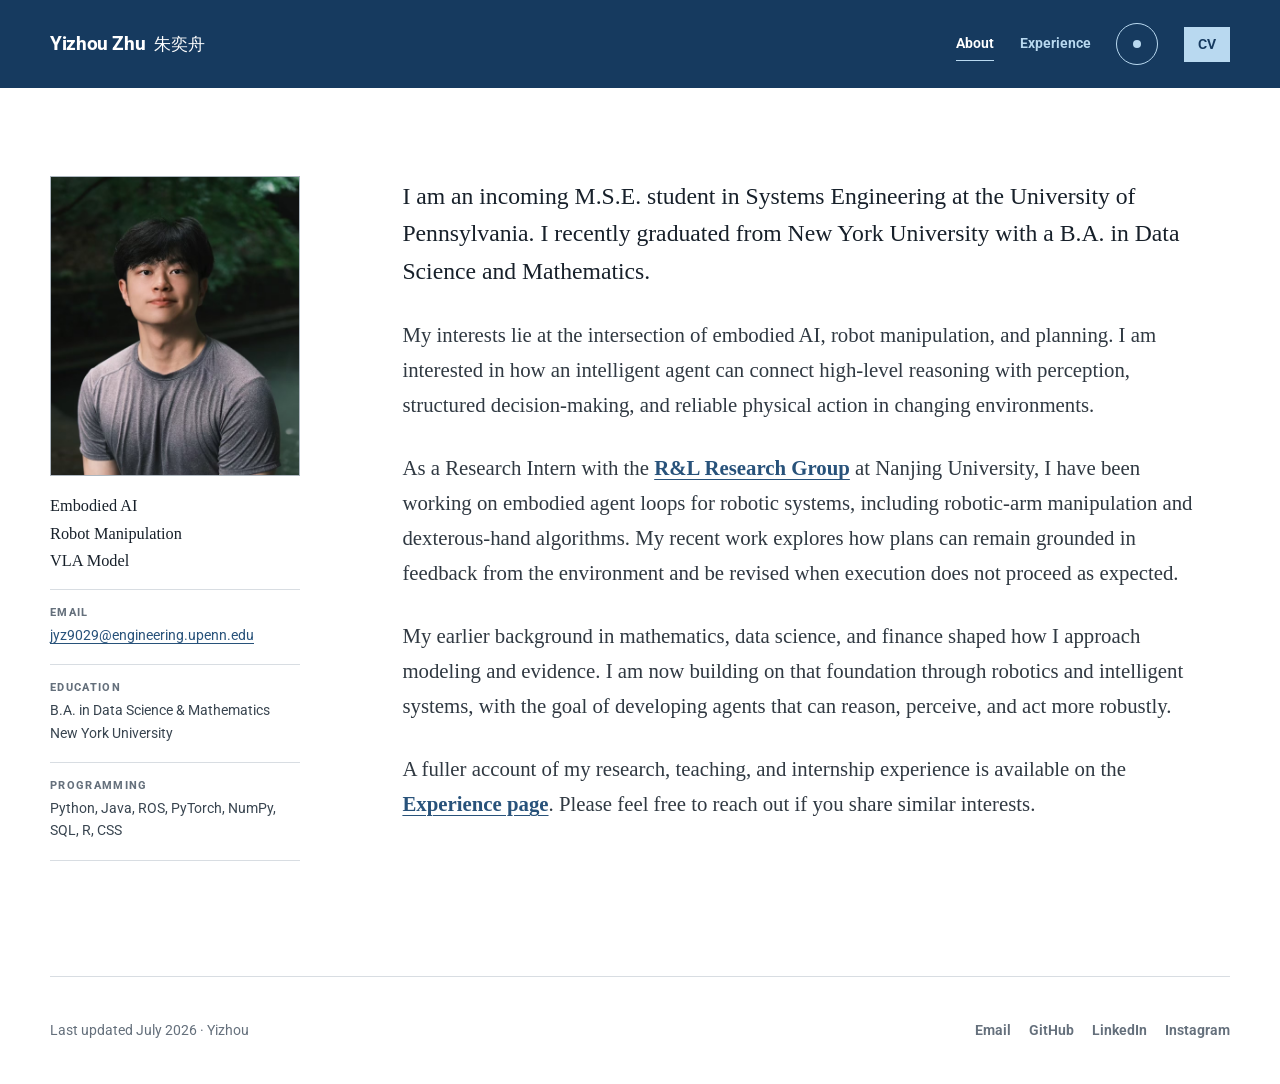
<file: index.html>
<!DOCTYPE html>
<html lang="en">
<head>
  <meta charset="utf-8">
  <meta name="viewport" content="width=device-width, initial-scale=1">
  <meta name="description" content="Yizhou Zhu is an incoming UPenn Systems Engineering graduate student interested in embodied AI, robot manipulation, and planning.">
  <title>About | Yizhou Zhu</title>
  <link rel="stylesheet" href="css/home.css">
</head>
<body>
  <div class="site-shell">
    <header class="site-header">
      <a class="brand" href="index.html" aria-label="Yizhou Zhu About page">Yizhou Zhu <span lang="zh-CN">朱奕舟</span></a>
      <nav class="site-nav" aria-label="Primary navigation">
        <a href="index.html" aria-current="page">About</a>
        <a href="experience.html">Experience</a>
        <div class="family-menu">
          <button class="family-trigger" type="button" aria-expanded="false" aria-controls="family-links" aria-label="Open family pages">
            <span class="flower-mark" aria-hidden="true"><i></i><i></i><i></i><i></i><i></i><b></b></span>
          </button>
          <div class="family-links" id="family-links" aria-label="Family pages">
            <a href="dad.html">Dad</a>
            <a href="mom.html">Mom</a>
            <a href="pet.html">Pets</a>
          </div>
        </div>
        <a class="nav-cv" href="resume/Yizhou_Zhu_resume.pdf" rel="noopener noreferrer" target="_blank" download>CV</a>
      </nav>
    </header>

    <main class="about-main">
      <section class="about-layout" aria-labelledby="about-title">
        <aside class="about-sidebar" aria-label="Profile details">
          <img class="about-portrait" src="images/index/personal_photo.JPG" width="550" height="550" alt="Portrait of Yizhou Zhu">

          <div class="profile-focus" aria-label="Research interests">
            <p>Embodied AI</p>
            <p>Robot Manipulation</p>
            <p>VLA Model</p>
          </div>

          <dl class="profile-details">
            <div>
              <dt>Email</dt>
              <dd><a href="mailto:jyz9029@engineering.upenn.edu">jyz9029@engineering.upenn.edu</a></dd>
            </div>
            <div>
              <dt>Education</dt>
              <dd>B.A. in Data Science & Mathematics<br>New York University</dd>
            </div>
            <div>
              <dt>Programming</dt>
              <dd>Python, Java, ROS, PyTorch, NumPy, SQL, R, CSS</dd>
            </div>
          </dl>
        </aside>

        <article class="about-copy">
          <h1 id="about-title" class="visually-hidden">About Yizhou Zhu</h1>
          <p class="about-lead">I am an incoming M.S.E. student in Systems Engineering at the University of Pennsylvania. I recently graduated from New York University with a B.A. in Data Science and Mathematics.</p>

          <p>My interests lie at the intersection of embodied AI, robot manipulation, and planning. I am interested in how an intelligent agent can connect high-level reasoning with perception, structured decision-making, and reliable physical action in changing environments.</p>

          <p>As a Research Intern with the <a class="inline-link" href="https://cs.nju.edu.cn/rl/index.htm" target="_blank" rel="noopener noreferrer">R&amp;L Research Group</a> at Nanjing University, I have been working on embodied agent loops for robotic systems, including robotic-arm manipulation and dexterous-hand algorithms. My recent work explores how plans can remain grounded in feedback from the environment and be revised when execution does not proceed as expected.</p>

          <p>My earlier background in mathematics, data science, and finance shaped how I approach modeling and evidence. I am now building on that foundation through robotics and intelligent systems, with the goal of developing agents that can reason, perceive, and act more robustly.</p>

          <p>A fuller account of my research, teaching, and internship experience is available on the <a class="inline-link" href="experience.html">Experience page</a>. Please feel free to reach out if you share similar interests.</p>
        </article>
      </section>
    </main>

    <footer class="site-footer">
      <p>Last updated July 2026 · Yizhou</p>
      <nav aria-label="Social links">
        <a href="mailto:jyz9029@engineering.upenn.edu">Email</a>
        <a href="https://github.com/JacoZzz" rel="noopener noreferrer" target="_blank">GitHub</a>
        <a href="https://www.linkedin.com/in/yizhou-zhu-494b232ab/" rel="noopener noreferrer" target="_blank">LinkedIn</a>
        <a href="https://www.instagram.com/jacobz_0120/" rel="noopener noreferrer" target="_blank">Instagram</a>
      </nav>
    </footer>
  </div>
  <script src="js/site.js" defer></script>
</body>
</html>
</file>
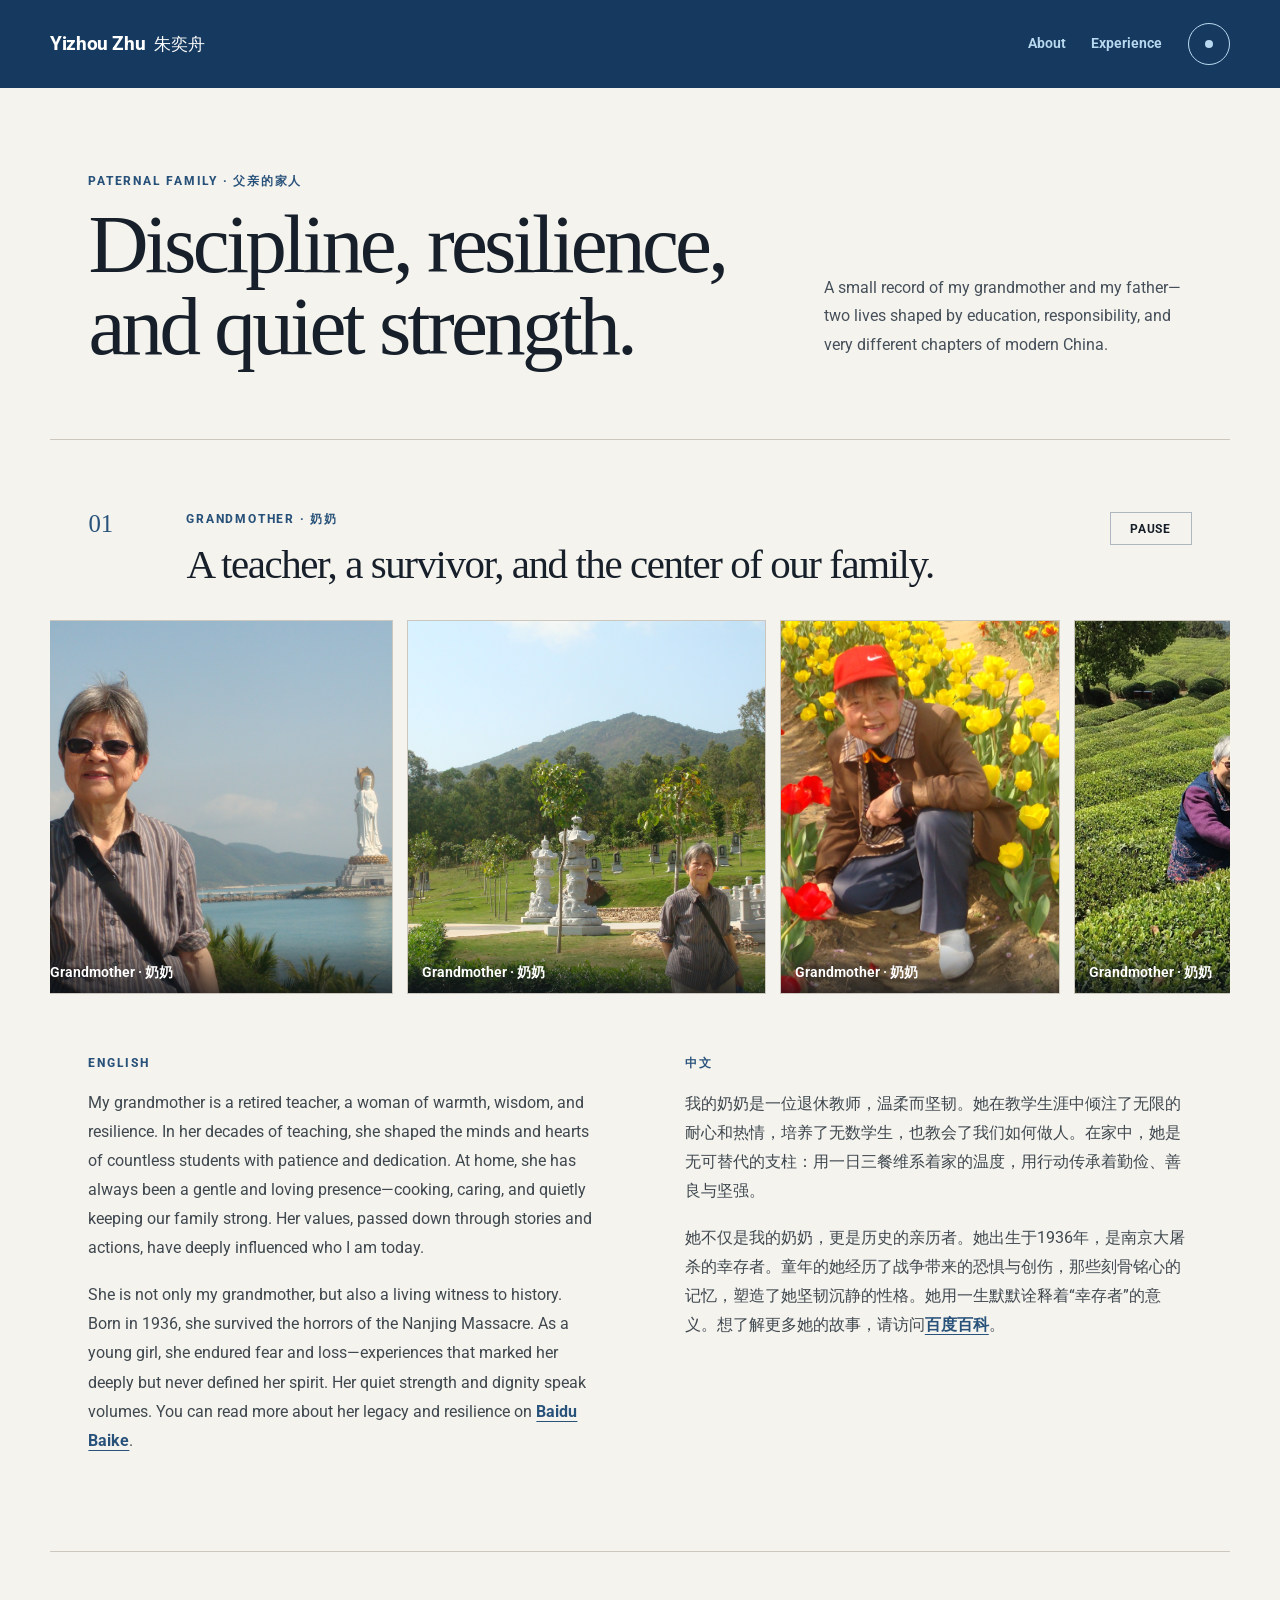
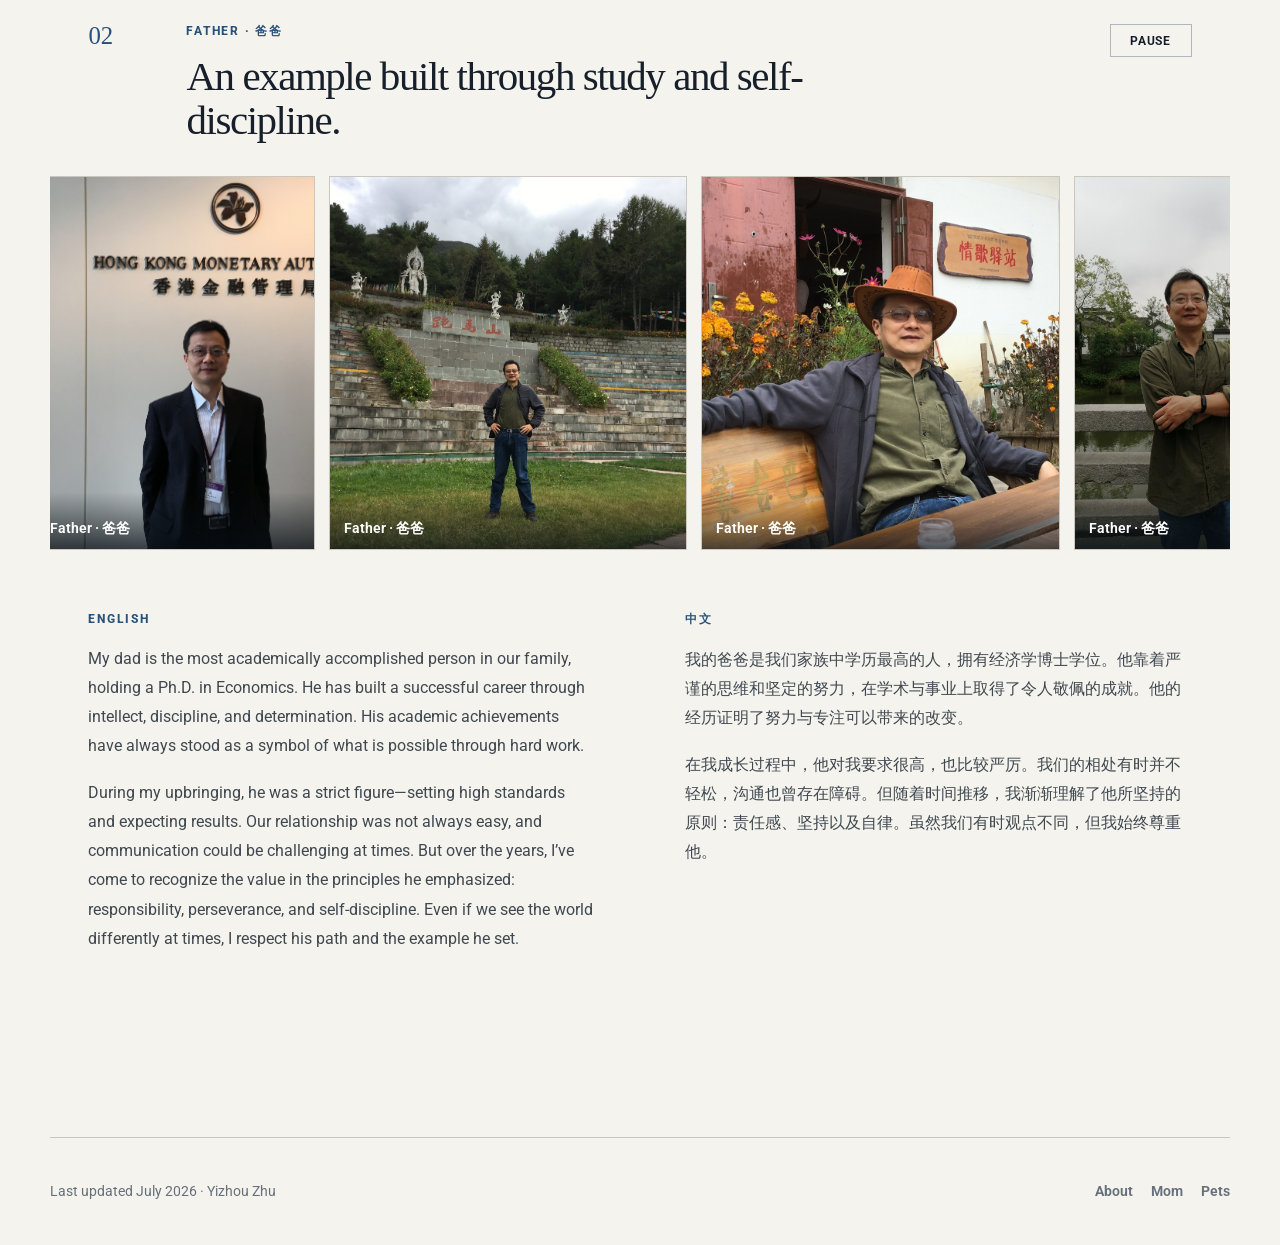
<file: dad.html>
<!DOCTYPE html>
<html lang="en">
<head>
  <meta charset="utf-8">
  <meta name="viewport" content="width=device-width, initial-scale=1">
  <meta name="description" content="Stories and photographs from Yizhou Zhu's paternal family.">
  <title>My Dad &amp; His Family | Yizhou Zhu</title>
  <link rel="stylesheet" href="css/home.css">
</head>
<body class="family-page">
  <div class="site-shell">
    <header class="site-header">
      <a class="brand" href="index.html" aria-label="Yizhou Zhu About page">Yizhou Zhu <span lang="zh-CN">朱奕舟</span></a>
      <nav class="site-nav" aria-label="Primary navigation">
        <a href="index.html">About</a>
        <a href="experience.html">Experience</a>
        <div class="family-menu">
          <button class="family-trigger" type="button" aria-expanded="false" aria-controls="family-links" aria-label="Open family pages">
            <span class="flower-mark" aria-hidden="true"><i></i><i></i><i></i><i></i><i></i><b></b></span>
          </button>
          <div class="family-links" id="family-links" aria-label="Family pages">
            <a href="dad.html" aria-current="page">Dad</a>
            <a href="mom.html">Mom</a>
            <a href="pet.html">Pets</a>
          </div>
        </div>
      </nav>
    </header>

    <main class="family-main">
      <header class="page-intro">
        <div>
          <p class="eyebrow">Paternal family · 父亲的家人</p>
          <h1>Discipline, resilience, and quiet strength.</h1>
        </div>
        <p class="lede">A small record of my grandmother and my father—two lives shaped by education, responsibility, and very different chapters of modern China.</p>
      </header>

      <section class="story-section" data-gallery aria-labelledby="grandma-title">
        <div class="story-heading">
          <span class="story-number" aria-hidden="true">01</span>
          <div>
            <p class="eyebrow">Grandmother · 奶奶</p>
            <h2 id="grandma-title">A teacher, a survivor, and the center of our family.</h2>
          </div>
          <button class="gallery-toggle" type="button" aria-pressed="false" aria-label="Pause grandmother photo movement">Pause</button>
        </div>

        <div class="gallery-frame">
          <div class="gallery-track" tabindex="0" aria-label="Photographs of my grandmother; scroll horizontally to browse">
            <figure class="gallery-card"><img src="images/dad/nainai/1.jpg" alt="My grandmother by the sea" loading="eager"><figcaption>Grandmother · 奶奶</figcaption></figure>
            <figure class="gallery-card"><img src="images/dad/nainai/2.jpg" alt="My grandmother in a mountain park" loading="lazy"><figcaption>Grandmother · 奶奶</figcaption></figure>
            <figure class="gallery-card portrait-card"><img src="images/dad/nainai/3.jpg" alt="My grandmother among red and yellow flowers" loading="lazy"><figcaption>Grandmother · 奶奶</figcaption></figure>
            <figure class="gallery-card"><img src="images/dad/nainai/4.jpg" alt="My grandmother in a tea field" loading="lazy"><figcaption>Grandmother · 奶奶</figcaption></figure>
            <figure class="gallery-card portrait-card"><img src="images/dad/nainai/5.jpg" alt="My grandmother standing beneath a traditional gate" loading="lazy"><figcaption>Grandmother · 奶奶</figcaption></figure>
            <figure class="gallery-card portrait-card"><img src="images/dad/nainai/6.jpg" alt="My grandmother visiting a colorful mountain village" loading="lazy"><figcaption>Grandmother · 奶奶</figcaption></figure>
            <figure class="gallery-card"><img src="images/dad/nainai/7.jpg" alt="My grandmother with family on a mountain overlook" loading="lazy"><figcaption>Together · 在一起</figcaption></figure>
          </div>
        </div>

        <div class="story-copy">
          <div lang="en">
            <span class="language-label">English</span>
            <p>My grandmother is a retired teacher, a woman of warmth, wisdom, and resilience. In her decades of teaching, she shaped the minds and hearts of countless students with patience and dedication. At home, she has always been a gentle and loving presence—cooking, caring, and quietly keeping our family strong. Her values, passed down through stories and actions, have deeply influenced who I am today.</p>
            <p>She is not only my grandmother, but also a living witness to history. Born in 1936, she survived the horrors of the Nanjing Massacre. As a young girl, she endured fear and loss—experiences that marked her deeply but never defined her spirit. Her quiet strength and dignity speak volumes. You can read more about her legacy and resilience on <a class="inline-link" href="https://baike.baidu.com/item/%E7%A8%8B%E6%96%87%E8%8B%B1/59462686" target="_blank" rel="noopener noreferrer">Baidu Baike</a>.</p>
          </div>
          <div lang="zh-CN">
            <span class="language-label">中文</span>
            <p>我的奶奶是一位退休教师，温柔而坚韧。她在教学生涯中倾注了无限的耐心和热情，培养了无数学生，也教会了我们如何做人。在家中，她是无可替代的支柱：用一日三餐维系着家的温度，用行动传承着勤俭、善良与坚强。</p>
            <p>她不仅是我的奶奶，更是历史的亲历者。她出生于1936年，是南京大屠杀的幸存者。童年的她经历了战争带来的恐惧与创伤，那些刻骨铭心的记忆，塑造了她坚韧沉静的性格。她用一生默默诠释着“幸存者”的意义。想了解更多她的故事，请访问<a class="inline-link" href="https://baike.baidu.com/item/%E7%A8%8B%E6%96%87%E8%8B%B1/59462686" target="_blank" rel="noopener noreferrer">百度百科</a>。</p>
          </div>
        </div>
      </section>

      <section class="story-section" data-gallery aria-labelledby="dad-title">
        <div class="story-heading">
          <span class="story-number" aria-hidden="true">02</span>
          <div>
            <p class="eyebrow">Father · 爸爸</p>
            <h2 id="dad-title">An example built through study and self-discipline.</h2>
          </div>
          <button class="gallery-toggle" type="button" aria-pressed="false" aria-label="Pause father photo movement">Pause</button>
        </div>

        <div class="gallery-frame">
          <div class="gallery-track" tabindex="0" aria-label="Photographs of my father; scroll horizontally to browse">
            <figure class="gallery-card portrait-card"><img src="images/dad/dad/1.jpg" alt="My father at the Hong Kong Monetary Authority" loading="lazy"><figcaption>Father · 爸爸</figcaption></figure>
            <figure class="gallery-card"><img src="images/dad/dad/2.jpg" alt="My father visiting a mountain memorial" loading="lazy"><figcaption>Father · 爸爸</figcaption></figure>
            <figure class="gallery-card"><img src="images/dad/dad/3.jpg" alt="My father resting outdoors during a trip" loading="lazy"><figcaption>Father · 爸爸</figcaption></figure>
            <figure class="gallery-card portrait-card"><img src="images/dad/dad/4.jpg" alt="Portrait of my father outdoors" loading="lazy"><figcaption>Father · 爸爸</figcaption></figure>
            <figure class="gallery-card portrait-card"><img src="images/dad/dad/5.jpg" alt="My father beneath a wide blue sky" loading="lazy"><figcaption>Father · 爸爸</figcaption></figure>
          </div>
        </div>

        <div class="story-copy">
          <div lang="en">
            <span class="language-label">English</span>
            <p>My dad is the most academically accomplished person in our family, holding a Ph.D. in Economics. He has built a successful career through intellect, discipline, and determination. His academic achievements have always stood as a symbol of what is possible through hard work.</p>
            <p>During my upbringing, he was a strict figure—setting high standards and expecting results. Our relationship was not always easy, and communication could be challenging at times. But over the years, I’ve come to recognize the value in the principles he emphasized: responsibility, perseverance, and self-discipline. Even if we see the world differently at times, I respect his path and the example he set.</p>
          </div>
          <div lang="zh-CN">
            <span class="language-label">中文</span>
            <p>我的爸爸是我们家族中学历最高的人，拥有经济学博士学位。他靠着严谨的思维和坚定的努力，在学术与事业上取得了令人敬佩的成就。他的经历证明了努力与专注可以带来的改变。</p>
            <p>在我成长过程中，他对我要求很高，也比较严厉。我们的相处有时并不轻松，沟通也曾存在障碍。但随着时间推移，我渐渐理解了他所坚持的原则：责任感、坚持以及自律。虽然我们有时观点不同，但我始终尊重他。</p>
          </div>
        </div>
      </section>
    </main>

    <footer class="site-footer">
      <p>Last updated July 2026 · Yizhou Zhu</p>
      <nav aria-label="Footer navigation">
        <a href="index.html">About</a>
        <a href="mom.html">Mom</a>
        <a href="pet.html">Pets</a>
      </nav>
    </footer>
  </div>
  <script src="js/site.js" defer></script>
</body>
</html>
</file>
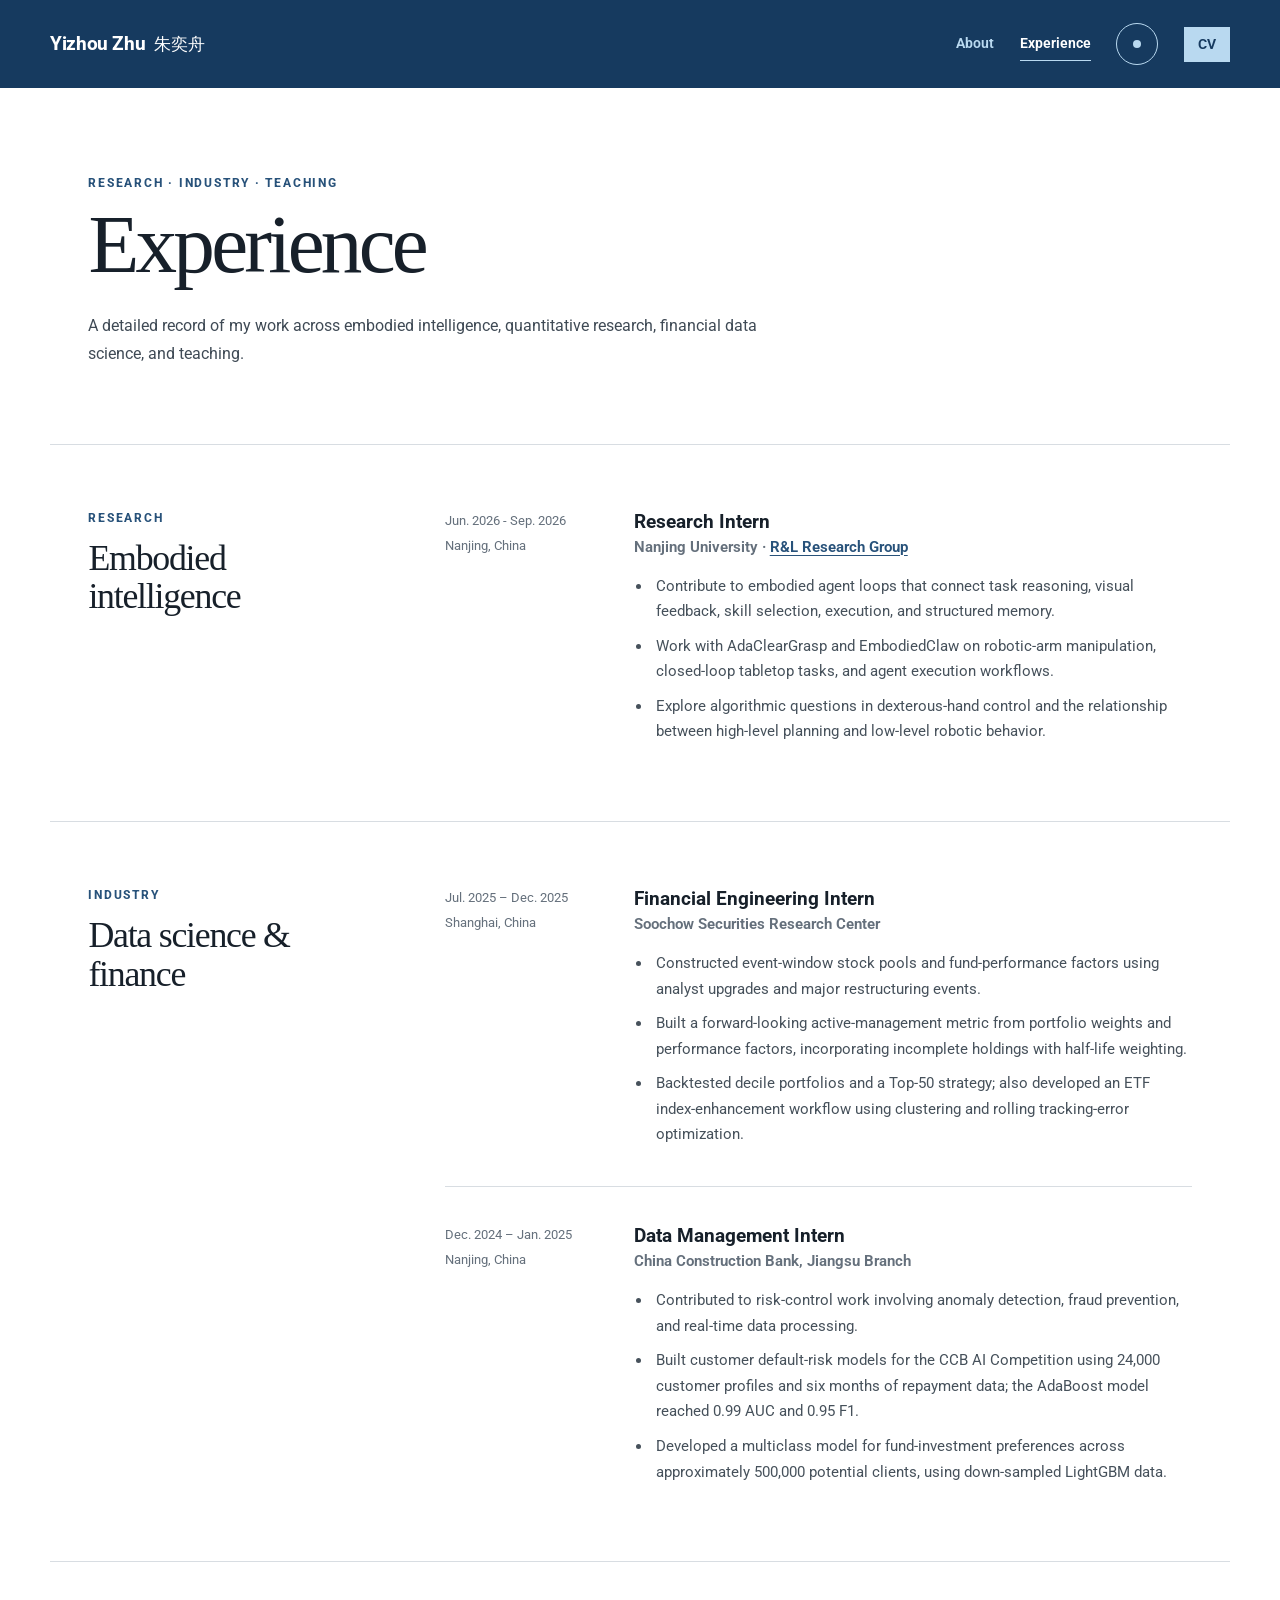
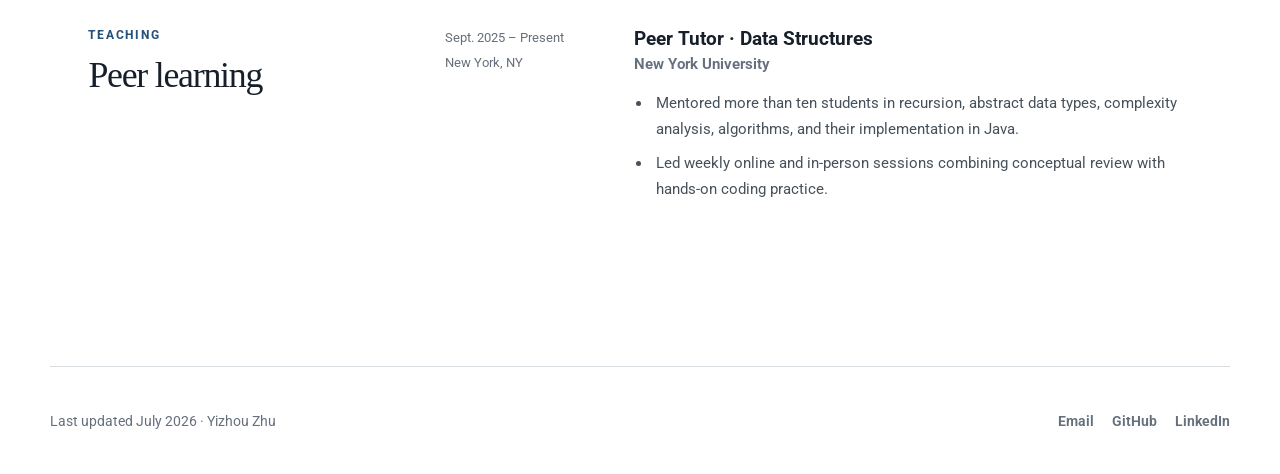
<file: experience.html>
<!DOCTYPE html>
<html lang="en">
<head>
  <meta charset="utf-8">
  <meta name="viewport" content="width=device-width, initial-scale=1">
  <meta name="description" content="Research, internship, and teaching experience of Yizhou Zhu.">
  <title>Experience | Yizhou Zhu</title>
  <link rel="stylesheet" href="css/home.css">
</head>
<body>
  <div class="site-shell">
    <header class="site-header">
      <a class="brand" href="index.html" aria-label="Yizhou Zhu About page">Yizhou Zhu <span lang="zh-CN">朱奕舟</span></a>
      <nav class="site-nav" aria-label="Primary navigation">
        <a href="index.html">About</a>
        <a href="experience.html" aria-current="page">Experience</a>
        <div class="family-menu">
          <button class="family-trigger" type="button" aria-expanded="false" aria-controls="family-links" aria-label="Open family pages">
            <span class="flower-mark" aria-hidden="true"><i></i><i></i><i></i><i></i><i></i><b></b></span>
          </button>
          <div class="family-links" id="family-links" aria-label="Family pages">
            <a href="dad.html">Dad</a>
            <a href="mom.html">Mom</a>
            <a href="pet.html">Pets</a>
          </div>
        </div>
        <a class="nav-cv" href="resume/Yizhou_Zhu_resume.pdf" rel="noopener noreferrer" target="_blank" download>CV</a>
      </nav>
    </header>

    <main class="experience-main">
      <header class="experience-intro">
        <p class="eyebrow">Research · Industry · Teaching</p>
        <h1>Experience</h1>
        <p>A detailed record of my work across embodied intelligence, quantitative research, financial data science, and teaching.</p>
      </header>

      <section class="experience-group" aria-labelledby="research-experience-title">
        <div class="experience-group-heading">
          <p class="eyebrow">Research</p>
          <h2 id="research-experience-title">Embodied intelligence</h2>
        </div>
        <div class="experience-list">
          <article class="experience-entry">
            <div class="experience-meta">
              <p>Jun. 2026 - Sep. 2026</p>
              <p>Nanjing, China</p>
            </div>
            <div class="experience-detail">
              <h3>Research Intern</h3>
              <p class="organization">Nanjing University · <a class="organization-link" href="https://cs.nju.edu.cn/rl/index.htm" target="_blank" rel="noopener noreferrer">R&amp;L Research Group</a></p>
              <ul>
                <li>Contribute to embodied agent loops that connect task reasoning, visual feedback, skill selection, execution, and structured memory.</li>
                <li>Work with AdaClearGrasp and EmbodiedClaw on robotic-arm manipulation, closed-loop tabletop tasks, and agent execution workflows.</li>
                <li>Explore algorithmic questions in dexterous-hand control and the relationship between high-level planning and low-level robotic behavior.</li>
              </ul>
            </div>
          </article>
        </div>
      </section>

      <section class="experience-group" aria-labelledby="industry-experience-title">
        <div class="experience-group-heading">
          <p class="eyebrow">Industry</p>
          <h2 id="industry-experience-title">Data science & finance</h2>
        </div>
        <div class="experience-list">
          <article class="experience-entry">
            <div class="experience-meta">
              <p>Jul. 2025 – Dec. 2025</p>
              <p>Shanghai, China</p>
            </div>
            <div class="experience-detail">
              <h3>Financial Engineering Intern</h3>
              <p class="organization">Soochow Securities Research Center</p>
              <ul>
                <li>Constructed event-window stock pools and fund-performance factors using analyst upgrades and major restructuring events.</li>
                <li>Built a forward-looking active-management metric from portfolio weights and performance factors, incorporating incomplete holdings with half-life weighting.</li>
                <li>Backtested decile portfolios and a Top-50 strategy; also developed an ETF index-enhancement workflow using clustering and rolling tracking-error optimization.</li>
              </ul>
            </div>
          </article>
          <article class="experience-entry">
            <div class="experience-meta">
              <p>Dec. 2024 – Jan. 2025</p>
              <p>Nanjing, China</p>
            </div>
            <div class="experience-detail">
              <h3>Data Management Intern</h3>
              <p class="organization">China Construction Bank, Jiangsu Branch</p>
              <ul>
                <li>Contributed to risk-control work involving anomaly detection, fraud prevention, and real-time data processing.</li>
                <li>Built customer default-risk models for the CCB AI Competition using 24,000 customer profiles and six months of repayment data; the AdaBoost model reached 0.99 AUC and 0.95 F1.</li>
                <li>Developed a multiclass model for fund-investment preferences across approximately 500,000 potential clients, using down-sampled LightGBM data.</li>
              </ul>
            </div>
          </article>
        </div>
      </section>

      <section class="experience-group" aria-labelledby="teaching-experience-title">
        <div class="experience-group-heading">
          <p class="eyebrow">Teaching</p>
          <h2 id="teaching-experience-title">Peer learning</h2>
        </div>
        <div class="experience-list">
          <article class="experience-entry">
            <div class="experience-meta">
              <p>Sept. 2025 – Present</p>
              <p>New York, NY</p>
            </div>
            <div class="experience-detail">
              <h3>Peer Tutor · Data Structures</h3>
              <p class="organization">New York University</p>
              <ul>
                <li>Mentored more than ten students in recursion, abstract data types, complexity analysis, algorithms, and their implementation in Java.</li>
                <li>Led weekly online and in-person sessions combining conceptual review with hands-on coding practice.</li>
              </ul>
            </div>
          </article>
        </div>
      </section>
    </main>

    <footer class="site-footer">
      <p>Last updated July 2026 · Yizhou Zhu</p>
      <nav aria-label="Social links">
        <a href="mailto:jyz9029@engineering.upenn.edu">Email</a>
        <a href="https://github.com/JacoZzz" rel="noopener noreferrer" target="_blank">GitHub</a>
        <a href="https://www.linkedin.com/in/yizhou-zhu-494b232ab/" rel="noopener noreferrer" target="_blank">LinkedIn</a>
      </nav>
    </footer>
  </div>
  <script src="js/site.js" defer></script>
</body>
</html>
</file>
<file: css/home.css>
@font-face {
  font-family: 'Roboto Variable';
  src: url('../fonts/Roboto-VariableFont_wdth,wght.ttf') format('truetype');
  font-style: normal;
  font-weight: 100 900;
  font-display: swap;
}

:root {
  --ink: #17202a;
  --muted: #65707c;
  --accent: #28527a;
  --accent-dark: #17344f;
  --nav-deep: #163a5f;
  --nav-light: #b9d9f0;
  --line: #d8dde2;
  --line-strong: #aeb7c0;
  --paper: #ffffff;
  --warm: #f5f3ee;
  --soft: #f5f7f8;
  --page-width: 1180px;
}

* {
  box-sizing: border-box;
}

html {
  scroll-behavior: smooth;
}

body {
  margin: 0;
  color: var(--ink);
  background: var(--paper);
  font-family: 'Roboto Variable', 'Helvetica Neue', Arial, sans-serif;
  text-rendering: optimizeLegibility;
}

body.family-page {
  background: var(--warm);
}

body.no-scroll-motion .gallery-track {
  scroll-behavior: auto;
}

img {
  display: block;
  max-width: 100%;
}

a {
  color: inherit;
}

button,
input,
textarea,
select {
  font: inherit;
}

.site-shell {
  width: min(var(--page-width), calc(100% - 48px));
  margin: 0 auto;
}

.site-header {
  min-height: 88px;
  display: flex;
  align-items: center;
  justify-content: space-between;
  gap: 32px;
  background: transparent;
  border-bottom: 0;
}

.brand {
  display: grid;
  gap: 2px;
  min-width: max-content;
  color: var(--paper);
  font-weight: 760;
  letter-spacing: -0.02em;
  text-decoration: none;
}

.brand small {
  color: var(--muted);
  font-size: 0.68rem;
  font-weight: 620;
  letter-spacing: 0.13em;
  text-transform: uppercase;
}

.site-nav,
.site-footer nav,
.hero-actions {
  display: flex;
  align-items: center;
}

.site-nav {
  justify-content: flex-end;
  gap: clamp(15px, 2.3vw, 28px);
}

.site-nav a {
  padding: 8px 0;
  color: var(--nav-light);
  font-size: 0.9rem;
  font-weight: 650;
  text-decoration: none;
  border-bottom: 1px solid transparent;
}

.site-nav a:hover,
.site-nav a:focus-visible,
.site-nav a[aria-current='page'] {
  color: var(--paper);
  border-bottom-color: var(--nav-light);
}

.site-nav .nav-cv {
  padding-inline: 13px;
  color: var(--nav-deep);
  background: var(--nav-light);
  border: 1px solid var(--nav-light);
}

.site-nav .nav-cv:hover,
.site-nav .nav-cv:focus-visible {
  color: var(--nav-deep);
  background: var(--paper);
  border-color: var(--paper);
}

.hero {
  min-height: 620px;
  display: grid;
  grid-template-columns: minmax(280px, 0.82fr) minmax(420px, 1.18fr);
  align-items: center;
  gap: clamp(48px, 8vw, 108px);
  padding: 72px 3vw 84px;
}

.portrait {
  width: 100%;
  aspect-ratio: 4 / 5;
  object-fit: cover;
  object-position: center 25%;
  border: 1px solid var(--line-strong);
}

.eyebrow {
  margin: 0 0 14px;
  color: var(--accent);
  font-size: 0.74rem;
  font-weight: 760;
  letter-spacing: 0.15em;
  text-transform: uppercase;
}

h1,
h2,
h3,
p {
  margin-top: 0;
}

h1,
h2,
.story-number {
  font-family: Georgia, 'Times New Roman', serif;
}

h1 {
  max-width: 720px;
  margin-bottom: 20px;
  font-size: clamp(3.25rem, 6.5vw, 5.8rem);
  font-weight: 500;
  line-height: 0.98;
  letter-spacing: -0.045em;
}

h2 {
  max-width: 760px;
  margin-bottom: 0;
  font-size: clamp(2rem, 3.8vw, 3.35rem);
  font-weight: 500;
  line-height: 1.08;
  letter-spacing: -0.035em;
}

.role {
  margin-bottom: 4px;
  font-size: clamp(1.05rem, 2vw, 1.28rem);
  font-weight: 690;
}

.institution,
.organization,
.period {
  color: var(--muted);
}

.intro,
.research-summary {
  max-width: 700px;
  margin: 26px 0;
  color: #3f4a55;
  font-size: 1.04rem;
  line-height: 1.75;
}

.hero-actions {
  gap: 22px;
}

.primary-button {
  display: inline-flex;
  justify-content: center;
  padding: 12px 18px;
  color: var(--paper);
  background: var(--ink);
  border: 1px solid var(--ink);
  font-weight: 690;
  text-decoration: none;
}

.primary-button:hover,
.primary-button:focus-visible {
  background: var(--accent-dark);
  border-color: var(--accent-dark);
}

.text-link,
.inline-link {
  color: var(--accent);
  font-weight: 680;
  text-decoration-thickness: 1px;
  text-underline-offset: 4px;
}

.text-link {
  text-decoration: none;
}

.text-link:hover,
.text-link:focus-visible {
  text-decoration: underline;
}

.research-section,
.experience-section {
  padding: 88px 3vw;
  border-top: 1px solid var(--line);
}

.section-heading {
  margin-bottom: 42px;
}

.research-grid {
  display: grid;
  grid-template-columns: repeat(3, 1fr);
  border-top: 1px solid var(--line-strong);
  border-bottom: 1px solid var(--line-strong);
}

.research-card {
  min-height: 220px;
  padding: 26px 28px 28px 0;
}

.research-card + .research-card {
  padding-left: 28px;
  border-left: 1px solid var(--line);
}

.research-card span {
  color: var(--accent);
  font-size: 0.78rem;
  font-weight: 780;
}

.research-card h3 {
  margin: 48px 0 12px;
  font-size: 1.28rem;
}

.research-card p,
.timeline-item p,
.profile-note p {
  color: #4a5560;
  line-height: 1.65;
}

.timeline {
  border-top: 1px solid var(--line-strong);
}

.timeline-item {
  display: grid;
  grid-template-columns: 160px 1fr;
  gap: 42px;
  padding: 27px 0;
  border-bottom: 1px solid var(--line);
}

.timeline-item h3 {
  margin-bottom: 5px;
}

.timeline-item p:last-child {
  margin-bottom: 0;
}

.profile-note {
  display: grid;
  grid-template-columns: 1fr 1fr;
  gap: 40px;
  margin: 0 3vw 78px;
  padding: 28px 0;
  border-top: 1px solid var(--line-strong);
  border-bottom: 1px solid var(--line-strong);
}

.profile-note p {
  margin: 0;
}

.site-footer {
  min-height: 108px;
  display: flex;
  align-items: center;
  justify-content: space-between;
  gap: 24px;
  border-top: 1px solid var(--line);
  color: var(--muted);
  font-size: 0.88rem;
}

.site-footer p {
  margin: 0;
}

.site-footer nav {
  gap: 18px;
}

.site-footer a {
  font-weight: 650;
  text-decoration: none;
}

.site-footer a:hover,
.site-footer a:focus-visible {
  color: var(--accent);
  text-decoration: underline;
  text-underline-offset: 4px;
}

/* Family pages */

.family-page .site-header,
.family-page .site-footer {
  border-color: #cbc7be;
}

.family-main {
  padding-bottom: 88px;
}

.page-intro {
  display: grid;
  grid-template-columns: minmax(0, 1.3fr) minmax(260px, 0.7fr);
  gap: 52px;
  align-items: end;
  padding: 86px 3vw 72px;
}

.page-intro h1 {
  margin-bottom: 0;
}

.page-intro .lede {
  margin: 0 0 7px;
  color: #46505a;
  font-size: 1.03rem;
  line-height: 1.75;
}

.story-section {
  padding: 72px 3vw 78px;
  border-top: 1px solid #cbc7be;
}

.story-heading {
  display: grid;
  grid-template-columns: 72px minmax(0, 1fr) auto;
  gap: 26px;
  align-items: start;
  margin-bottom: 34px;
}

.story-number {
  color: var(--accent);
  font-size: 1.55rem;
  line-height: 1;
}

.story-heading h2 {
  font-size: clamp(2rem, 3.2vw, 3rem);
}

.gallery-toggle {
  min-width: 82px;
  padding: 8px 10px;
  color: var(--ink);
  background: transparent;
  border: 1px solid var(--line-strong);
  cursor: pointer;
  font-size: 0.78rem;
  font-weight: 700;
  letter-spacing: 0.06em;
  text-transform: uppercase;
}

.gallery-toggle:hover,
.gallery-toggle:focus-visible,
.gallery-toggle[aria-pressed='true'] {
  color: var(--paper);
  background: var(--ink);
  border-color: var(--ink);
}

.gallery-frame {
  position: relative;
  margin-inline: calc(50% - 50vw);
  padding-inline: max(24px, calc((100vw - var(--page-width)) / 2));
  overflow: hidden;
}

.gallery-frame::before,
.gallery-frame::after {
  content: '';
  position: absolute;
  z-index: 2;
  top: 0;
  bottom: 12px;
  width: max(20px, calc((100vw - var(--page-width)) / 2));
  pointer-events: none;
}

.gallery-frame::before {
  left: 0;
  background: linear-gradient(90deg, var(--warm), transparent);
}

.gallery-frame::after {
  right: 0;
  background: linear-gradient(-90deg, var(--warm), transparent);
}

.gallery-track {
  display: flex;
  gap: 14px;
  overflow-x: auto;
  padding: 0 0 12px;
  scrollbar-width: thin;
  scrollbar-color: var(--line-strong) transparent;
  overscroll-behavior-inline: contain;
}

.gallery-card {
  position: relative;
  flex: 0 0 clamp(230px, 28vw, 360px);
  margin: 0;
  aspect-ratio: 4 / 3;
  overflow: hidden;
  background: #e8e5df;
  border: 1px solid #cbc7be;
}

.gallery-card.portrait-card {
  flex-basis: clamp(190px, 22vw, 280px);
  aspect-ratio: 3 / 4;
}

.gallery-card img {
  width: 100%;
  height: 100%;
  object-fit: cover;
}

.gallery-card.contain img {
  object-fit: contain;
}

.gallery-card figcaption {
  position: absolute;
  right: 0;
  bottom: 0;
  left: 0;
  padding: 28px 14px 11px;
  color: #fff;
  background: linear-gradient(transparent, rgba(8, 14, 20, 0.72));
  font-size: 0.85rem;
  font-weight: 650;
}

.story-copy {
  display: grid;
  grid-template-columns: 1fr 1fr;
  gap: clamp(42px, 7vw, 96px);
  margin-top: 50px;
}

.language-label {
  display: block;
  margin-bottom: 18px;
  color: var(--accent);
  font-size: 0.72rem;
  font-weight: 780;
  letter-spacing: 0.15em;
  text-transform: uppercase;
}

.story-copy p {
  margin-bottom: 18px;
  color: #3f484f;
  font-size: 1rem;
  line-height: 1.82;
}

.pet-index {
  display: grid;
  grid-template-columns: repeat(4, 1fr);
  margin-top: 48px;
  border-top: 1px solid #cbc7be;
  border-bottom: 1px solid #cbc7be;
}

.pet-index article {
  padding: 24px 20px 22px 0;
}

.pet-index article + article {
  padding-left: 20px;
  border-left: 1px solid #cbc7be;
}

.pet-index h3 {
  margin-bottom: 5px;
  font-family: Georgia, 'Times New Roman', serif;
  font-size: 1.25rem;
  font-weight: 500;
}

.pet-index p {
  margin: 0;
  color: var(--muted);
  font-size: 0.88rem;
}

@media (max-width: 900px) {
  .site-shell {
    width: min(100% - 32px, 760px);
  }

  .site-header {
    align-items: flex-start;
    flex-direction: column;
    gap: 18px;
    padding: 22px 0 18px;
  }

  .site-nav {
    width: 100%;
    justify-content: flex-start;
    flex-wrap: wrap;
  }

  .hero {
    min-height: auto;
    grid-template-columns: 1fr;
    gap: 52px;
    padding: 54px 0 70px;
  }

  .portrait-wrap {
    width: min(86%, 430px);
  }

  .research-section,
  .experience-section {
    padding: 68px 0;
  }

  .research-grid {
    grid-template-columns: 1fr;
  }

  .research-card {
    min-height: 0;
    padding: 23px 0;
  }

  .research-card + .research-card {
    padding-left: 0;
    border-top: 1px solid var(--line);
    border-left: 0;
  }

  .research-card h3 {
    margin-top: 22px;
  }

  .timeline-item {
    grid-template-columns: 1fr;
    gap: 4px;
  }

  .profile-note {
    grid-template-columns: 1fr;
    gap: 13px;
    margin-inline: 0;
  }

  .page-intro {
    grid-template-columns: 1fr;
    gap: 30px;
    padding: 64px 0 58px;
  }

  .story-section {
    padding: 58px 0 62px;
  }

  .story-heading {
    grid-template-columns: 48px 1fr;
    gap: 18px;
  }

  .story-heading .gallery-toggle {
    grid-column: 2;
    justify-self: start;
  }

  .story-copy {
    grid-template-columns: 1fr;
    gap: 30px;
  }

  .pet-index {
    grid-template-columns: 1fr 1fr;
  }

  .pet-index article:nth-child(3) {
    padding-left: 0;
    border-top: 1px solid #cbc7be;
    border-left: 0;
  }

  .pet-index article:nth-child(4) {
    border-top: 1px solid #cbc7be;
  }
}

@media (max-width: 560px) {
  .site-shell {
    width: calc(100% - 28px);
  }

  .brand small {
    display: none;
  }

  .site-nav {
    gap: 10px 18px;
  }

  .site-nav a {
    font-size: 0.84rem;
  }

  .site-nav .nav-cv {
    padding: 7px 10px;
  }

  h1 {
    font-size: clamp(2.8rem, 14vw, 4.2rem);
  }

  .hero-actions {
    align-items: flex-start;
    flex-direction: column;
  }

  .site-footer {
    align-items: flex-start;
    flex-direction: column;
    padding: 28px 0;
  }

  .site-footer nav {
    flex-wrap: wrap;
  }

  .story-heading {
    grid-template-columns: 1fr;
  }

  .story-heading .gallery-toggle {
    grid-column: 1;
  }

  .gallery-card {
    flex-basis: 78vw;
  }

  .gallery-card.portrait-card {
    flex-basis: 66vw;
  }

  .pet-index {
    grid-template-columns: 1fr;
  }

  .pet-index article,
  .pet-index article + article,
  .pet-index article:nth-child(3) {
    padding: 18px 0;
    border-top: 1px solid #cbc7be;
    border-left: 0;
  }

  .pet-index article:first-child {
    border-top: 0;
  }
}

@media (prefers-reduced-motion: reduce) {
  html {
    scroll-behavior: auto;
  }
}

/* Navigation and profile structure — July 2026 */

.site-header {
  position: relative;
  isolation: isolate;
  z-index: 20;
}

.site-header::before {
  content: '';
  position: absolute;
  inset: 0 50%;
  margin-inline: -50vw;
  background: var(--nav-deep);
  z-index: -1;
}

.brand {
  display: inline-flex;
  align-items: baseline;
  gap: 0.48em;
  font-size: clamp(1.06rem, 1.45vw, 1.16rem);
}

.brand span {
  font-family: Georgia, 'Times New Roman', serif;
  font-size: 0.94em;
  font-weight: 500;
  letter-spacing: 0;
}

.site-nav {
  gap: clamp(14px, 2vw, 26px);
}

.family-menu {
  position: relative;
  width: 42px;
  height: 42px;
  flex: 0 0 42px;
}

.family-trigger {
  width: 42px;
  height: 42px;
  display: grid;
  place-items: center;
  padding: 0;
  color: var(--nav-light);
  background: transparent;
  border: 1px solid var(--nav-light);
  border-radius: 50%;
  cursor: pointer;
}

.family-trigger:hover,
.family-trigger:focus-visible,
.family-menu.is-open .family-trigger {
  color: var(--paper);
  background: rgba(185, 217, 240, 0.12);
  border-color: var(--paper);
}

.flower-mark {
  position: relative;
  width: 28px;
  height: 28px;
  display: block;
}

.flower-mark i,
.flower-mark b {
  position: absolute;
  top: 50%;
  left: 50%;
  display: block;
  transform: translate(-50%, -50%);
}

.flower-mark b {
  width: 8px;
  height: 8px;
  background: currentColor;
  border-radius: 50%;
}

.flower-mark i {
  width: 8px;
  height: 11px;
  background: var(--nav-deep);
  border: 1px solid currentColor;
  border-radius: 50%;
  opacity: 0;
  transition: transform 180ms ease, opacity 150ms ease;
}

.family-menu:hover .flower-mark i,
.family-menu:focus-within .flower-mark i,
.family-menu.is-open .flower-mark i {
  opacity: 1;
}

.family-menu:hover .flower-mark i:nth-child(1),
.family-menu:focus-within .flower-mark i:nth-child(1),
.family-menu.is-open .flower-mark i:nth-child(1) { transform: translate(-50%, -118%); }
.family-menu:hover .flower-mark i:nth-child(2),
.family-menu:focus-within .flower-mark i:nth-child(2),
.family-menu.is-open .flower-mark i:nth-child(2) { transform: translate(18%, -72%) rotate(72deg); }
.family-menu:hover .flower-mark i:nth-child(3),
.family-menu:focus-within .flower-mark i:nth-child(3),
.family-menu.is-open .flower-mark i:nth-child(3) { transform: translate(-5%, 8%) rotate(144deg); }
.family-menu:hover .flower-mark i:nth-child(4),
.family-menu:focus-within .flower-mark i:nth-child(4),
.family-menu.is-open .flower-mark i:nth-child(4) { transform: translate(-95%, 8%) rotate(216deg); }
.family-menu:hover .flower-mark i:nth-child(5),
.family-menu:focus-within .flower-mark i:nth-child(5),
.family-menu.is-open .flower-mark i:nth-child(5) { transform: translate(-118%, -72%) rotate(288deg); }

.family-links {
  position: absolute;
  top: calc(100% + 9px);
  left: 50%;
  display: flex;
  gap: 13px;
  padding: 9px 12px;
  background: var(--paper);
  border: 1px solid var(--line);
  box-shadow: 0 10px 22px rgba(23, 32, 42, 0.08);
  opacity: 0;
  visibility: hidden;
  transform: translate(-50%, -5px);
  transition: opacity 150ms ease, transform 150ms ease, visibility 150ms;
}

.family-links::before {
  content: '';
  position: absolute;
  inset: -10px 0 auto;
  height: 10px;
}

.family-menu:hover .family-links,
.family-menu:focus-within .family-links,
.family-menu.is-open .family-links {
  opacity: 1;
  visibility: visible;
  transform: translate(-50%, 0);
}

.site-nav .family-links a {
  padding: 2px 0;
  color: var(--ink);
  border: 0;
  font-size: 0.8rem;
  font-weight: 680;
  text-decoration: none;
  white-space: nowrap;
}

.site-nav .family-links a:hover,
.site-nav .family-links a:focus-visible,
.site-nav .family-links a[aria-current='page'] {
  color: var(--accent-dark);
  border: 0;
  text-decoration: underline;
  text-underline-offset: 4px;
}

.hero {
  min-height: 560px;
  grid-template-columns: minmax(220px, 280px) minmax(420px, 1fr);
  gap: clamp(48px, 7vw, 88px);
  padding: 64px 3vw 72px;
}

.portrait-wrap {
  width: 100%;
  max-width: 280px;
}

.contact-line {
  display: flex;
  align-items: baseline;
  gap: 14px;
  margin-top: 28px;
  padding-top: 18px;
  border-top: 1px solid var(--line);
  font-size: 0.95rem;
}

.contact-line span {
  color: var(--muted);
  font-size: 0.72rem;
  font-weight: 760;
  letter-spacing: 0.13em;
  text-transform: uppercase;
}

.contact-line a {
  color: var(--accent);
  font-weight: 680;
  text-decoration-thickness: 1px;
  text-underline-offset: 4px;
}

/* Experience page */

.experience-main {
  padding-bottom: 88px;
}

.experience-intro {
  max-width: 860px;
  padding: 88px 3vw 76px;
}

.experience-intro h1 {
  margin-bottom: 26px;
}

.experience-intro > p:last-child {
  max-width: 680px;
  margin-bottom: 0;
  color: #3f4a55;
  font-size: 1rem;
  line-height: 1.75;
}

.experience-group {
  display: grid;
  grid-template-columns: minmax(210px, 0.34fr) minmax(0, 1fr);
  gap: clamp(40px, 8vw, 110px);
  padding: 66px 3vw 76px;
  border-top: 1px solid var(--line);
}

.experience-group-heading h2 {
  font-size: clamp(1.8rem, 2.8vw, 2.55rem);
}

.experience-list {
  min-width: 0;
}

.experience-entry {
  display: grid;
  grid-template-columns: 155px minmax(0, 1fr);
  gap: 34px;
  padding-bottom: 38px;
}

.experience-entry + .experience-entry {
  padding-top: 38px;
  border-top: 1px solid var(--line);
}

.experience-entry:last-child {
  padding-bottom: 0;
}

.experience-meta p {
  margin-bottom: 5px;
  color: var(--muted);
  font-size: 0.84rem;
  line-height: 1.5;
}

.experience-detail h3 {
  margin-bottom: 5px;
  font-size: 1.16rem;
}

.experience-detail .organization {
  margin-bottom: 18px;
  font-size: 0.94rem;
  font-weight: 650;
}

.experience-detail .organization-link {
  color: var(--accent);
  text-decoration-thickness: 1px;
  text-underline-offset: 3px;
}

.experience-detail .organization-link:hover,
.experience-detail .organization-link:focus-visible {
  color: var(--accent-dark);
}

.experience-detail ul {
  margin: 0;
  padding-left: 1.15em;
  color: #46515b;
}

.experience-detail li {
  padding-left: 0.25em;
  font-size: 0.94rem;
  line-height: 1.7;
}

.experience-detail li + li {
  margin-top: 9px;
}

@media (max-width: 900px) {
  .hero {
    grid-template-columns: 1fr;
  }

  .family-links {
    left: 0;
    transform: translate(0, -5px);
  }

  .family-menu:hover .family-links,
  .family-menu:focus-within .family-links,
  .family-menu.is-open .family-links {
    transform: translate(0, 0);
  }

  .portrait-wrap {
    width: min(72%, 300px);
  }

  .experience-intro {
    padding: 68px 0 60px;
  }

  .experience-group {
    grid-template-columns: 1fr;
    gap: 36px;
    padding: 58px 0 64px;
  }
}

@media (max-width: 560px) {
  .family-menu,
  .family-trigger {
    width: 38px;
    height: 38px;
  }

  .family-menu {
    flex-basis: 38px;
  }

  .contact-line {
    align-items: flex-start;
    flex-direction: column;
    gap: 7px;
  }

  .contact-line a {
    overflow-wrap: anywhere;
  }

  .experience-entry {
    grid-template-columns: 1fr;
    gap: 12px;
  }
}

@media (prefers-reduced-motion: reduce) {
  .flower-mark i,
  .family-links {
    transition: none;
  }
}

/* About page — academic profile layout */

.about-main {
  padding: clamp(54px, 7vw, 88px) 0 clamp(76px, 9vw, 116px);
}

.about-layout {
  display: grid;
  grid-template-columns: minmax(210px, 250px) minmax(0, 1fr);
  align-items: start;
  gap: clamp(58px, 8vw, 110px);
}

.about-sidebar {
  min-width: 0;
}

.about-portrait {
  width: 100%;
  height: 300px;
  object-fit: cover;
  object-position: center 22%;
  border: 1px solid var(--line-strong);
}

.profile-focus {
  padding: 18px 0 16px;
  border-bottom: 1px solid var(--line);
}

.profile-focus p {
  margin-bottom: 4px;
  font-family: Georgia, 'Times New Roman', serif;
  font-size: 1.02rem;
  line-height: 1.45;
}

.profile-focus p:last-child {
  margin-bottom: 0;
}

.profile-details {
  margin: 0;
}

.profile-details > div {
  padding: 16px 0 17px;
  border-bottom: 1px solid var(--line);
}

.profile-details dt {
  margin-bottom: 6px;
  color: var(--muted);
  font-size: 0.7rem;
  font-weight: 760;
  letter-spacing: 0.12em;
  text-transform: uppercase;
}

.profile-details dd {
  margin: 0;
  color: #394550;
  font-size: 0.9rem;
  line-height: 1.55;
}

.profile-details a {
  color: var(--accent);
  text-decoration-thickness: 1px;
  text-underline-offset: 3px;
  overflow-wrap: anywhere;
}

.about-copy {
  max-width: 800px;
  padding-top: 2px;
}

.about-copy p {
  margin-bottom: 28px;
  color: #303942;
  font-family: Georgia, 'Times New Roman', serif;
  font-size: clamp(1.13rem, 1.7vw, 1.3rem);
  line-height: 1.68;
}

.about-copy .about-lead {
  color: var(--ink);
  font-size: clamp(1.24rem, 2vw, 1.48rem);
  line-height: 1.58;
}

.about-copy p:last-child {
  margin-bottom: 0;
}

.visually-hidden {
  position: absolute;
  width: 1px;
  height: 1px;
  padding: 0;
  margin: -1px;
  overflow: hidden;
  clip: rect(0, 0, 0, 0);
  white-space: nowrap;
  border: 0;
}

@media (max-width: 780px) {
  .about-layout {
    grid-template-columns: 1fr;
    gap: 48px;
  }

  .about-sidebar {
    width: min(100%, 360px);
  }

  .about-portrait {
    width: min(100%, 250px);
    height: 300px;
  }
}

@media (max-width: 560px) {
  .about-main {
    padding-top: 42px;
  }

  .about-layout {
    gap: 40px;
  }

  .about-sidebar {
    width: 100%;
  }

  .about-portrait {
    width: min(72vw, 230px);
    height: 276px;
  }

  .about-copy p {
    margin-bottom: 23px;
    font-size: 1.08rem;
    line-height: 1.65;
  }

  .about-copy .about-lead {
    font-size: 1.18rem;
  }
}
</file>
